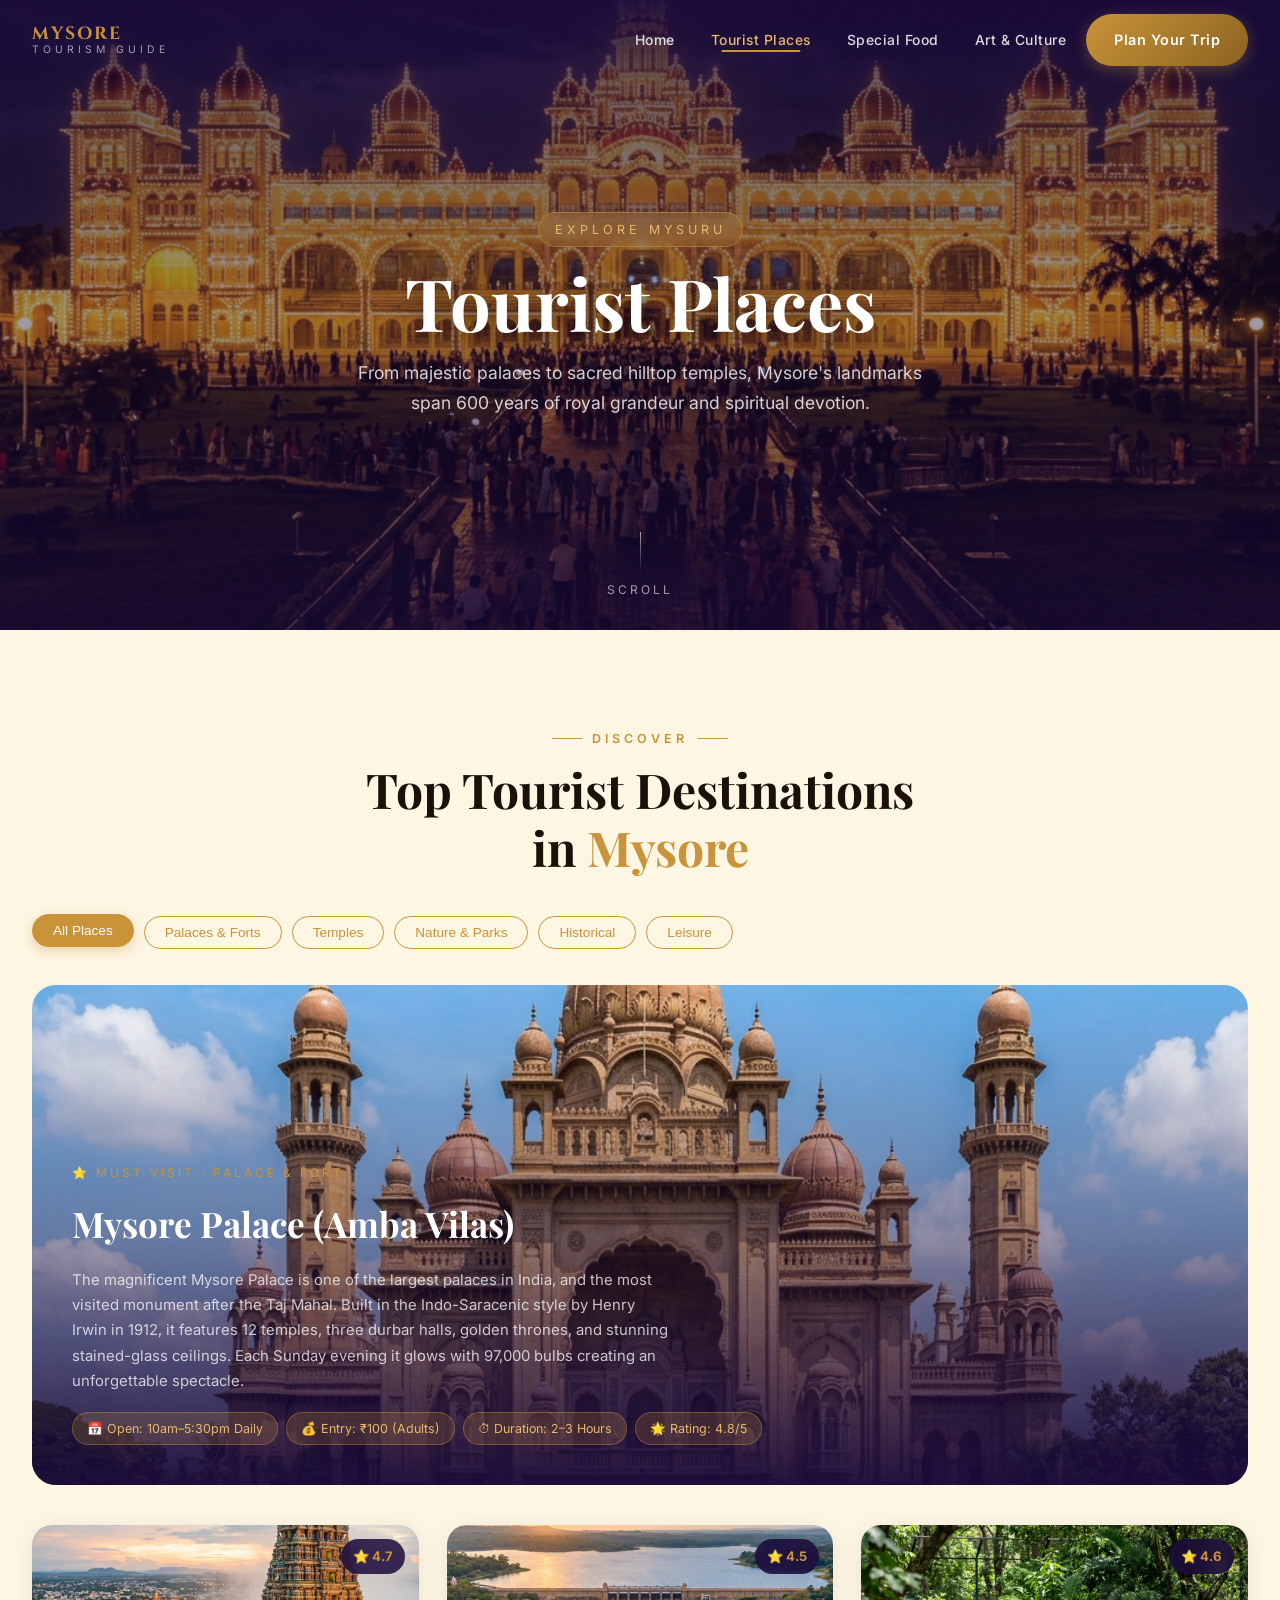
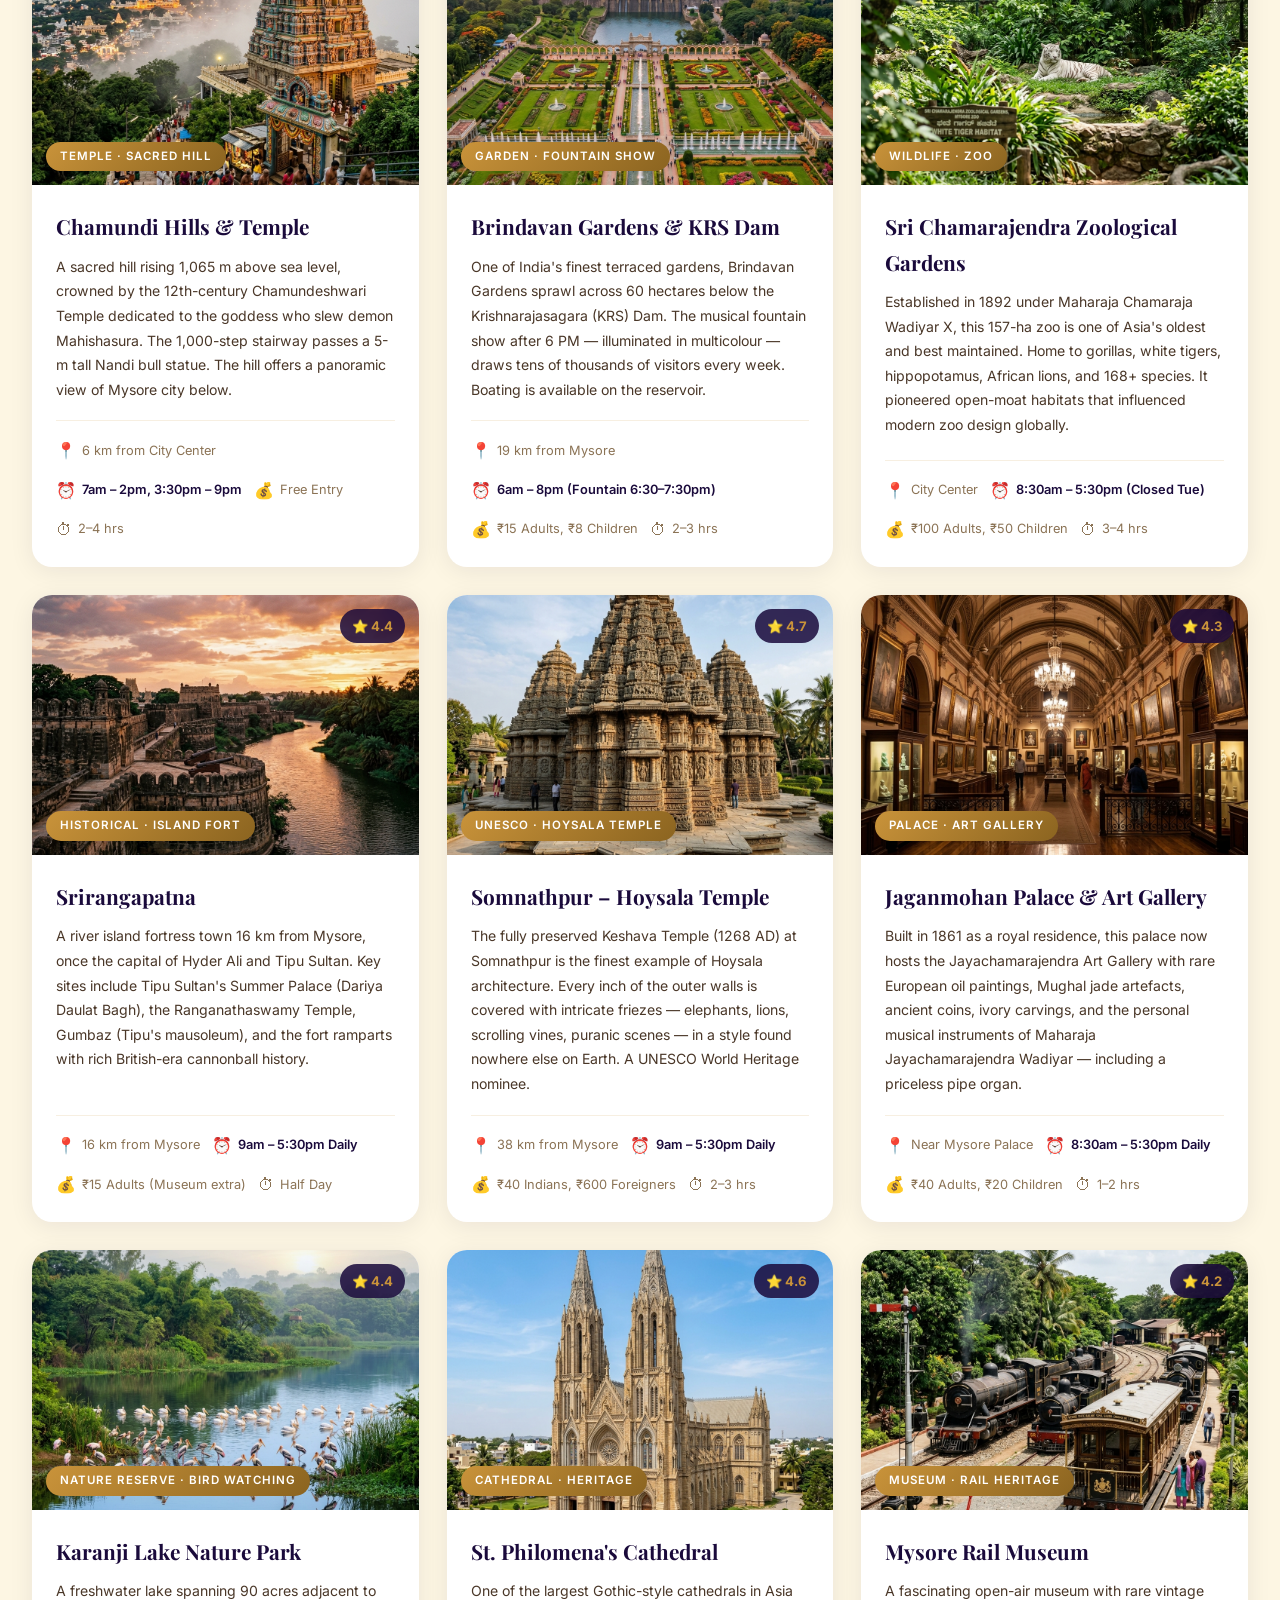
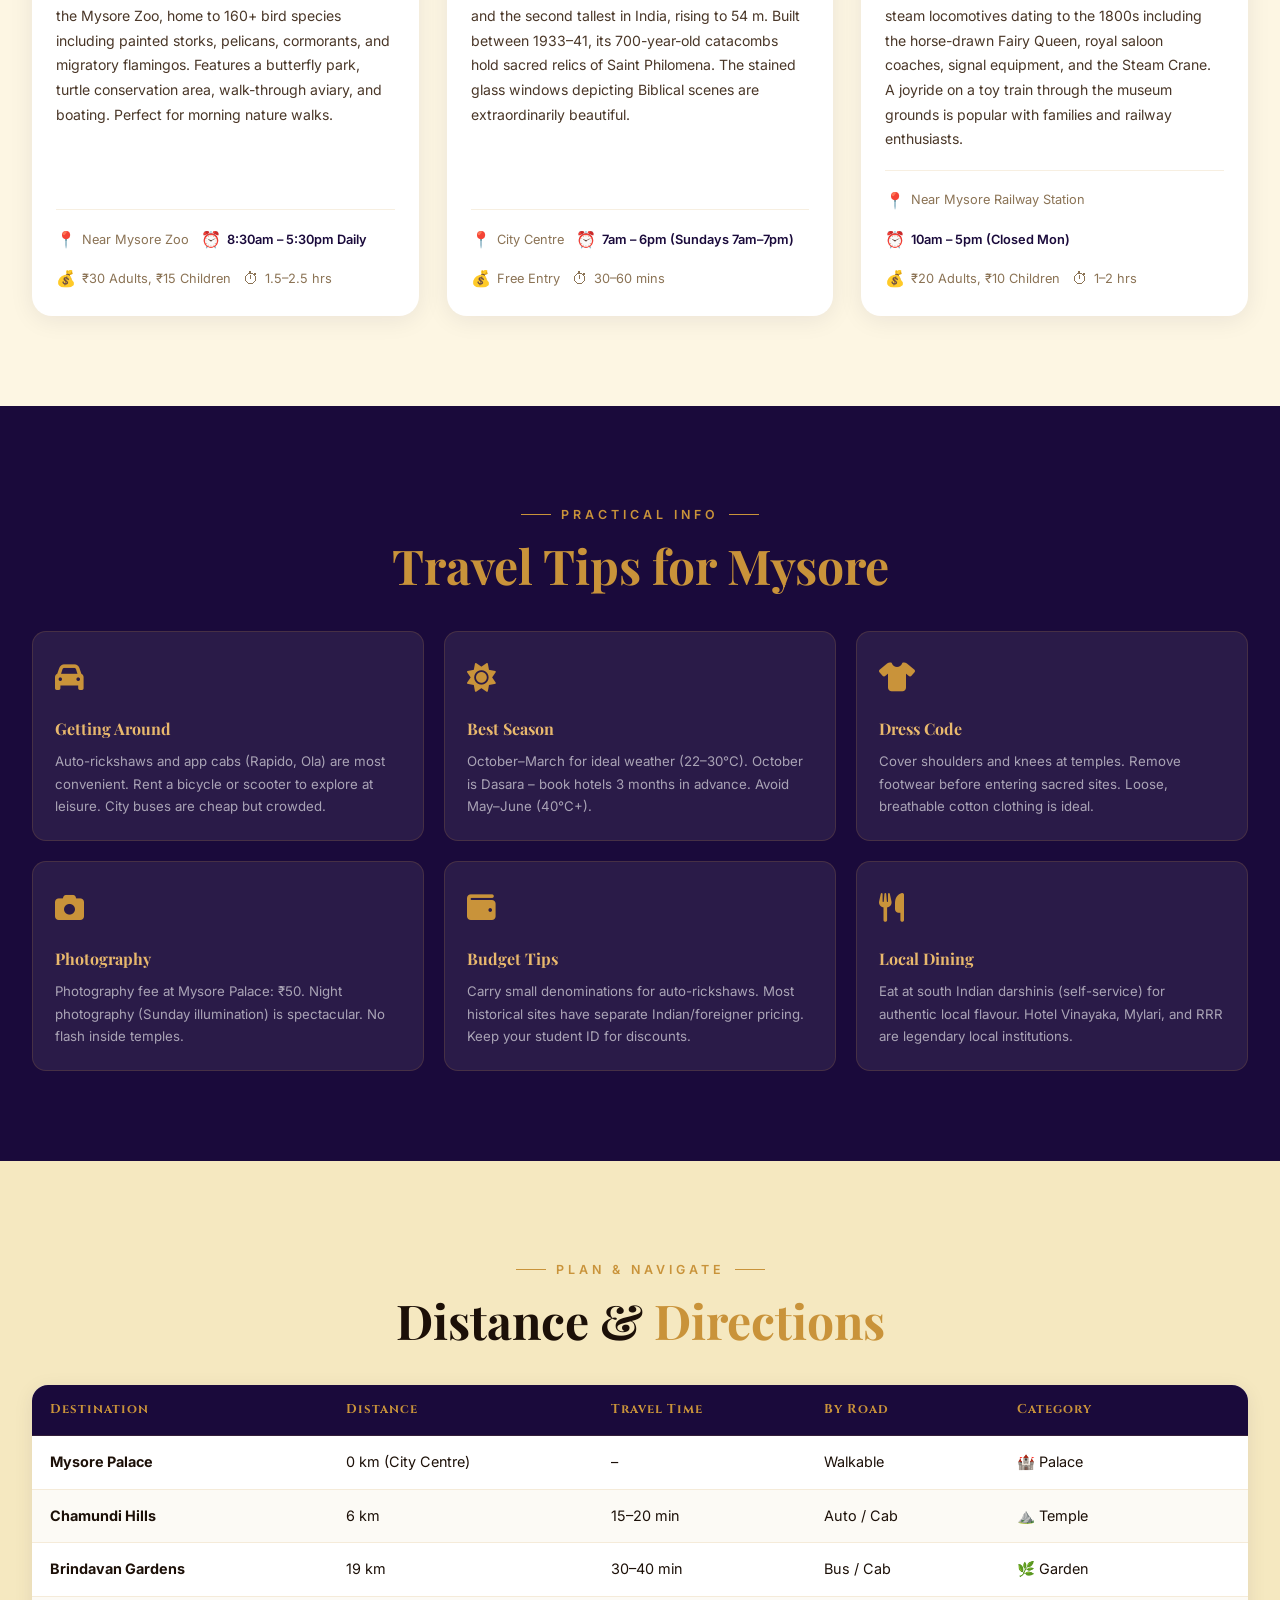
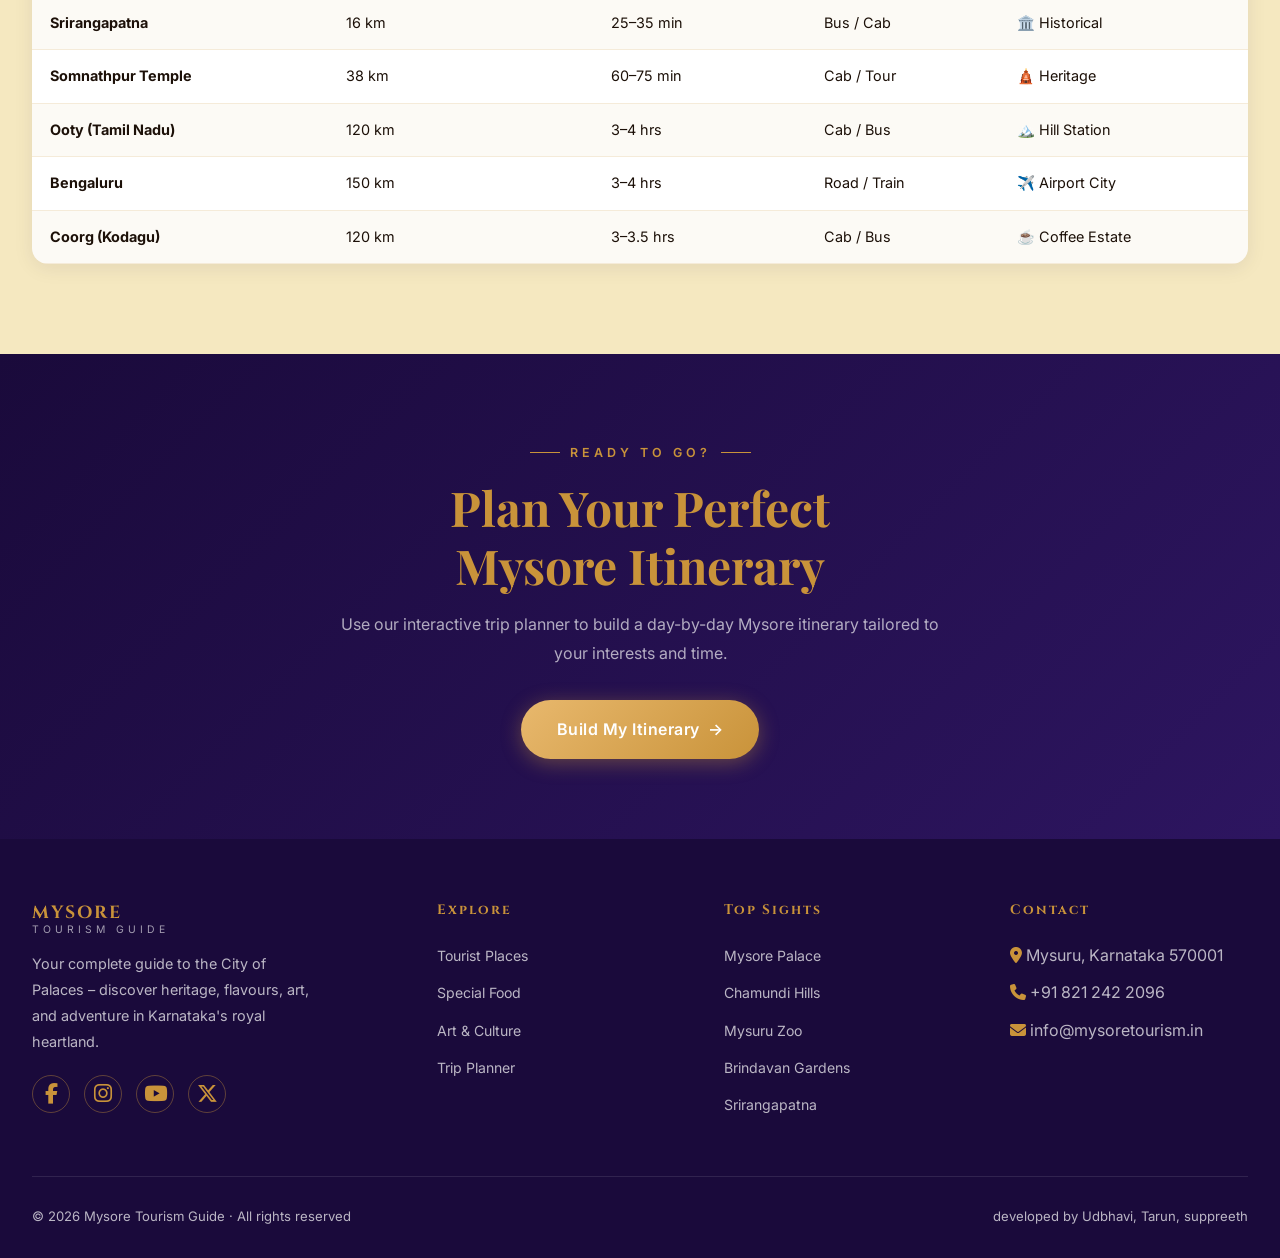
<file: tourist-places.html>
<!DOCTYPE html>
<html lang="en">

<head>
  <meta charset="UTF-8" />
  <meta name="viewport" content="width=device-width, initial-scale=1.0" />
  <title>Tourist Places in Mysore | Heritage Sites, Palaces & Gardens</title>
  <meta name="description"
    content="Explore top tourist places in Mysore – Mysore Palace, Chamundi Hills, Brindavan Gardens, Srirangapatna, Somnathpur Temple, Mysuru Zoo and more." />
  <link rel="stylesheet" href="styles.css" />
  <style>
    /* TOURIST PLACES PAGE */
    .place-card {
      background: var(--white);
      border-radius: 20px;
      overflow: hidden;
      box-shadow: 0 4px 24px rgba(26, 10, 59, 0.08);
      transition: var(--transition);
      display: flex;
      flex-direction: column;
    }

    .place-card:hover {
      transform: translateY(-10px);
      box-shadow: 0 24px 60px rgba(26, 10, 59, 0.18);
    }

    .place-img-wrap {
      position: relative;
      overflow: hidden;
      height: 260px;
    }

    .place-img-wrap img {
      width: 100%;
      height: 100%;
      object-fit: cover;
      transition: transform 0.6s ease;
    }

    .place-card:hover .place-img-wrap img {
      transform: scale(1.08);
    }

    .place-rating {
      position: absolute;
      top: 14px;
      right: 14px;
      background: rgba(26, 10, 59, 0.85);
      backdrop-filter: blur(8px);
      color: var(--gold);
      padding: 6px 12px;
      border-radius: 20px;
      font-size: 0.82rem;
      font-weight: 700;
      display: flex;
      align-items: center;
      gap: 4px;
    }

    .place-type {
      position: absolute;
      bottom: 14px;
      left: 14px;
      background: linear-gradient(135deg, var(--gold), var(--gold-dark));
      color: var(--white);
      padding: 5px 14px;
      border-radius: 20px;
      font-size: 0.72rem;
      font-weight: 600;
      letter-spacing: 1px;
      text-transform: uppercase;
    }

    .place-body {
      padding: 24px;
      flex: 1;
      display: flex;
      flex-direction: column;
    }

    .place-name {
      font-family: 'Playfair Display', serif;
      font-size: 1.3rem;
      font-weight: 700;
      color: var(--royal);
      margin-bottom: 10px;
    }

    .place-desc {
      font-size: 0.88rem;
      color: var(--text-mid);
      line-height: 1.75;
      flex: 1;
    }

    .place-meta-row {
      display: flex;
      flex-wrap: wrap;
      gap: 12px;
      margin-top: 18px;
      padding-top: 16px;
      border-top: 1px solid rgba(201, 147, 58, 0.15);
    }

    .place-meta-item {
      display: flex;
      align-items: center;
      gap: 6px;
      font-size: 0.8rem;
      color: var(--text-light);
    }

    .place-meta-item .icon {
      font-size: 1rem;
    }

    .place-meta-item strong {
      color: var(--royal);
      font-weight: 600;
    }

    /* FEATURED PLACE */
    .featured-place {
      border-radius: 24px;
      overflow: hidden;
      position: relative;
      height: 500px;
      cursor: pointer;
    }

    .featured-place img {
      width: 100%;
      height: 100%;
      object-fit: cover;
      transition: transform 0.8s ease;
    }

    .featured-place:hover img {
      transform: scale(1.04);
    }

    .featured-place-overlay {
      position: absolute;
      inset: 0;
      background: linear-gradient(to top,
          rgba(26, 10, 59, 0.95) 0%,
          rgba(26, 10, 59, 0.4) 50%,
          transparent 100%);
    }

    .featured-info {
      position: absolute;
      bottom: 0;
      left: 0;
      right: 0;
      padding: 40px;
      color: var(--white);
    }

    .featured-info .cat {
      font-size: 0.75rem;
      letter-spacing: 3px;
      color: var(--gold);
      text-transform: uppercase;
      margin-bottom: 10px;
    }

    .featured-info h2 {
      font-family: 'Playfair Display', serif;
      font-size: 2.2rem;
      margin-bottom: 14px;
    }

    .featured-info p {
      font-size: 0.93rem;
      color: rgba(255, 255, 255, 0.75);
      line-height: 1.7;
      max-width: 600px;
    }

    .featured-tags {
      display: flex;
      gap: 8px;
      flex-wrap: wrap;
      margin-top: 18px;
    }

    .ftag {
      background: rgba(201, 147, 58, 0.2);
      border: 1px solid rgba(201, 147, 58, 0.4);
      color: var(--gold-light);
      padding: 5px 14px;
      border-radius: 20px;
      font-size: 0.78rem;
    }

    /* MAP SECTION */
    .map-embed {
      width: 100%;
      height: 450px;
      border-radius: 20px;
      overflow: hidden;
      box-shadow: var(--shadow-royal);
    }

    .map-embed iframe {
      width: 100%;
      height: 100%;
      border: none;
    }

    /* DISTANCE TABLE */
    .distance-box {
      background: var(--white);
      border-radius: 16px;
      overflow: hidden;
      box-shadow: 0 4px 20px rgba(26, 10, 59, 0.08);
    }

    /* TIPS GRID */
    .tips-grid {
      display: grid;
      grid-template-columns: repeat(3, 1fr);
      gap: 20px;
      margin-top: 32px;
    }

    .tip-card {
      background: rgba(255, 255, 255, 0.07);
      border: 1px solid rgba(201, 147, 58, 0.18);
      border-radius: 14px;
      padding: 22px;
      color: var(--white);
    }

    .tip-card .tip-icon {
      font-size: 1.8rem;
      margin-bottom: 12px;
    }

    .tip-card h4 {
      font-family: 'Playfair Display', serif;
      font-size: 1rem;
      color: var(--gold-light);
      margin-bottom: 8px;
    }

    .tip-card p {
      font-size: 0.83rem;
      color: rgba(255, 255, 255, 0.6);
      line-height: 1.7;
    }

    @media (max-width:768px) {
      .tips-grid {
        grid-template-columns: 1fr;
      }

      .featured-place {
        height: 340px;
      }

      .featured-info {
        padding: 24px;
      }

      .featured-info h2 {
        font-size: 1.5rem;
      }
    }
  </style>
</head>

<body>

  <!-- NAVBAR -->
  <nav class="navbar transparent" role="navigation" aria-label="Main navigation">
    <div class="nav-container">
      <a href="index.html" class="nav-logo" aria-label="Mysore Tourism Home">
        <div class="logo-emblem" aria-hidden="true">🏰</div>
        <div class="logo-text">
          <span class="logo-title">MYSORE</span>
          <span class="logo-sub">Tourism Guide</span>
        </div>
      </a>
      <ul class="nav-links" role="list">
        <li><a href="index.html" class="nav-link">Home</a></li>
        <li><a href="tourist-places.html" class="nav-link active">Tourist Places</a></li>
        <li><a href="food.html" class="nav-link">Special Food</a></li>
        <li><a href="art-culture.html" class="nav-link">Art & Culture</a></li>
        <li><a href="trip-plan.html" class="nav-cta btn">Plan Your Trip</a></li>
      </ul>
      <button class="hamburger" id="hamburger" aria-label="Toggle navigation" aria-expanded="false">
        <span></span><span></span><span></span>
      </button>
    </div>
  </nav>
  <div class="mobile-menu" id="mobileMenu">
    <a href="index.html" class="nav-link"><i class="fas fa-home ic"></i> Home</a>
    <a href="tourist-places.html" class="nav-link"><i class="fas fa-landmark ic"></i> Tourist Places</a>
    <a href="food.html" class="nav-link"><i class="fas fa-utensils ic"></i> Special Food</a>
    <a href="art-culture.html" class="nav-link"><i class="fas fa-paint-brush ic"></i> Art & Culture</a>
    <a href="trip-plan.html" class="nav-link nav-cta" style="margin-top:8px;"><i class="fas fa-map ic"></i> Plan Your
      Trip</a>
  </div>

  <!-- HERO -->
  <section class="page-hero" id="page-hero" aria-label="Tourist Places header">
    <div class="page-hero-bg" style="background-image:url('images/mysore_palace_night.png');" role="img"
      aria-label="Mysore Palace illuminated at night with 97,000 golden bulbs"></div>
    <div class="page-hero-overlay"></div>
    <div class="page-hero-content">
      <div class="page-hero-tag" aria-hidden="true">Explore Mysuru</div>
      <h1>Tourist Places</h1>
      <p>From majestic palaces to sacred hilltop temples, Mysore's landmarks span 600 years of royal grandeur and
        spiritual devotion.</p>
    </div>
    <div class="hero-scroll-hint" aria-hidden="true">
      <div class="scroll-line"></div>
      <span>Scroll</span>
    </div>
  </section>

  <!-- FILTER SECTION -->
  <section class="section section-cream" id="places" aria-label="Tourist places list">
    <div class="container">
      <div class="text-center fade-in" style="margin-bottom:40px;">
        <div class="section-label" aria-hidden="true">Discover</div>
        <h2 class="section-title">Top Tourist Destinations<br />in <span class="text-gold">Mysore</span></h2>
      </div>

      <!-- FILTERS -->
      <div class="filter-pills fade-in" role="group" aria-label="Filter tourist places by category">
        <button class="pill active" data-filter="all" aria-pressed="true">All Places</button>
        <button class="pill" data-filter="palace" aria-pressed="false">Palaces & Forts</button>
        <button class="pill" data-filter="temple" aria-pressed="false">Temples</button>
        <button class="pill" data-filter="nature" aria-pressed="false">Nature & Parks</button>
        <button class="pill" data-filter="historical" aria-pressed="false">Historical</button>
        <button class="pill" data-filter="leisure" aria-pressed="false">Leisure</button>
      </div>

      <!-- FEATURED PLACE -->
      <div class="featured-place fade-in" id="palace" role="article" aria-label="Mysore Palace - featured attraction"
        style="margin-bottom:40px;" data-category="palace">
        <img src="images/mysore_palace_facade.png" alt="Mysore Palace Amba Vilas – magnificent Indo-Saracenic facade"
          loading="eager" />
        <div class="featured-place-overlay"></div>
        <div class="featured-info">
          <div class="cat">⭐ Must Visit · Palace & Fort</div>
          <h2>Mysore Palace (Amba Vilas)</h2>
          <p>The magnificent Mysore Palace is one of the largest palaces in India, and the most visited monument after
            the Taj Mahal. Built in the Indo-Saracenic style by Henry Irwin in 1912, it features 12 temples, three
            durbar halls, golden thrones, and stunning stained-glass ceilings. Each Sunday evening it glows with 97,000
            bulbs creating an unforgettable spectacle.</p>
          <div class="featured-tags" aria-label="Place highlights">
            <span class="ftag">📅 Open: 10am–5:30pm Daily</span>
            <span class="ftag">💰 Entry: ₹100 (Adults)</span>
            <span class="ftag">⏱ Duration: 2–3 Hours</span>
            <span class="ftag">🌟 Rating: 4.8/5</span>
          </div>
        </div>
      </div>

      <!-- PLACES GRID -->
      <div class="grid-3 fade-in" id="placesGrid">

        <!-- Chamundi Hills -->
        <article class="place-card" id="chamundi" data-category="temple">
          <div class="place-img-wrap">
            <img src="images/chamundi_hills_temple.png" alt="Chamundeshwari Temple gopuram atop Chamundi Hills, Mysore"
              loading="lazy" />
            <div class="place-rating" aria-label="Rating 4.7 out of 5">⭐ 4.7</div>
            <div class="place-type">Temple · Sacred Hill</div>
          </div>
          <div class="place-body">
            <h3 class="place-name">Chamundi Hills & Temple</h3>
            <p class="place-desc">A sacred hill rising 1,065 m above sea level, crowned by the 12th-century
              Chamundeshwari Temple dedicated to the goddess who slew demon Mahishasura. The 1,000-step stairway passes
              a 5-m tall Nandi bull statue. The hill offers a panoramic view of Mysore city below.</p>
            <div class="place-meta-row" aria-label="Place details">
              <div class="place-meta-item"><span class="icon">📍</span><span>6 km from City Center</span></div>
              <div class="place-meta-item"><span class="icon">⏰</span><span><strong>7am – 2pm, 3:30pm –
                    9pm</strong></span></div>
              <div class="place-meta-item"><span class="icon">💰</span><span>Free Entry</span></div>
              <div class="place-meta-item"><span class="icon">⏱</span><span>2–4 hrs</span></div>
            </div>
          </div>
        </article>

        <!-- Brindavan Gardens -->
        <article class="place-card" id="brindavan" data-category="nature">
          <div class="place-img-wrap">
            <img src="images/brindavan_gardens.png"
              alt="Brindavan Gardens terraced lawns and musical fountains at KRS Dam Mysore" loading="lazy" />
            <div class="place-rating" aria-label="Rating 4.5 out of 5">⭐ 4.5</div>
            <div class="place-type">Garden · Fountain Show</div>
          </div>
          <div class="place-body">
            <h3 class="place-name">Brindavan Gardens & KRS Dam</h3>
            <p class="place-desc">One of India's finest terraced gardens, Brindavan Gardens sprawl across 60 hectares
              below the Krishnarajasagara (KRS) Dam. The musical fountain show after 6 PM — illuminated in multicolour —
              draws tens of thousands of visitors every week. Boating is available on the reservoir.</p>
            <div class="place-meta-row">
              <div class="place-meta-item"><span class="icon">📍</span><span>19 km from Mysore</span></div>
              <div class="place-meta-item"><span class="icon">⏰</span><span><strong>6am – 8pm (Fountain
                    6:30–7:30pm)</strong></span></div>
              <div class="place-meta-item"><span class="icon">💰</span><span>₹15 Adults, ₹8 Children</span></div>
              <div class="place-meta-item"><span class="icon">⏱</span><span>2–3 hrs</span></div>
            </div>
          </div>
        </article>

        <!-- Mysore Zoo -->
        <article class="place-card" id="zoo" data-category="leisure">
          <div class="place-img-wrap">
            <img src="images/mysore_zoo.png"
              alt="Sri Chamarajendra Zoological Gardens – Mysore Zoo – white tiger habitat" loading="lazy" />
            <div class="place-rating" aria-label="Rating 4.6 out of 5">⭐ 4.6</div>
            <div class="place-type">Wildlife · Zoo</div>
          </div>
          <div class="place-body">
            <h3 class="place-name">Sri Chamarajendra Zoological Gardens</h3>
            <p class="place-desc">Established in 1892 under Maharaja Chamaraja Wadiyar X, this 157-ha zoo is one of
              Asia's oldest and best maintained. Home to gorillas, white tigers, hippopotamus, African lions, and 168+
              species. It pioneered open-moat habitats that influenced modern zoo design globally.</p>
            <div class="place-meta-row">
              <div class="place-meta-item"><span class="icon">📍</span><span>City Center</span></div>
              <div class="place-meta-item"><span class="icon">⏰</span><span><strong>8:30am – 5:30pm (Closed
                    Tue)</strong></span></div>
              <div class="place-meta-item"><span class="icon">💰</span><span>₹100 Adults, ₹50 Children</span></div>
              <div class="place-meta-item"><span class="icon">⏱</span><span>3–4 hrs</span></div>
            </div>
          </div>
        </article>

        <!-- Srirangapatna -->
        <article class="place-card" id="srirangapatna" data-category="historical">
          <div class="place-img-wrap">
            <img src="images/srirangapatna_fort.png"
              alt="Srirangapatna island fortress – Tipu Sultan's capital on the Kaveri river" loading="lazy" />
            <div class="place-rating" aria-label="Rating 4.4 out of 5">⭐ 4.4</div>
            <div class="place-type">Historical · Island Fort</div>
          </div>
          <div class="place-body">
            <h3 class="place-name">Srirangapatna</h3>
            <p class="place-desc">A river island fortress town 16 km from Mysore, once the capital of Hyder Ali and Tipu
              Sultan. Key sites include Tipu Sultan's Summer Palace (Dariya Daulat Bagh), the Ranganathaswamy Temple,
              Gumbaz (Tipu's mausoleum), and the fort ramparts with rich British-era cannonball history.</p>
            <div class="place-meta-row">
              <div class="place-meta-item"><span class="icon">📍</span><span>16 km from Mysore</span></div>
              <div class="place-meta-item"><span class="icon">⏰</span><span><strong>9am – 5:30pm Daily</strong></span>
              </div>
              <div class="place-meta-item"><span class="icon">💰</span><span>₹15 Adults (Museum extra)</span></div>
              <div class="place-meta-item"><span class="icon">⏱</span><span>Half Day</span></div>
            </div>
          </div>
        </article>

        <!-- Somnathpur Temple -->
        <article class="place-card" id="somnathpur" data-category="temple">
          <div class="place-img-wrap">
            <img src="images/somnathpur_temple.png"
              alt="Somnathpur Keshava Hoysala Temple intricate stone carvings – UNESCO Heritage" loading="lazy" />
            <div class="place-rating" aria-label="Rating 4.7 out of 5">⭐ 4.7</div>
            <div class="place-type">UNESCO · Hoysala Temple</div>
          </div>
          <div class="place-body">
            <h3 class="place-name">Somnathpur – Hoysala Temple</h3>
            <p class="place-desc">The fully preserved Keshava Temple (1268 AD) at Somnathpur is the finest example of
              Hoysala architecture. Every inch of the outer walls is covered with intricate friezes — elephants, lions,
              scrolling vines, puranic scenes — in a style found nowhere else on Earth. A UNESCO World Heritage nominee.
            </p>
            <div class="place-meta-row">
              <div class="place-meta-item"><span class="icon">📍</span><span>38 km from Mysore</span></div>
              <div class="place-meta-item"><span class="icon">⏰</span><span><strong>9am – 5:30pm Daily</strong></span>
              </div>
              <div class="place-meta-item"><span class="icon">💰</span><span>₹40 Indians, ₹600 Foreigners</span></div>
              <div class="place-meta-item"><span class="icon">⏱</span><span>2–3 hrs</span></div>
            </div>
          </div>
        </article>

        <!-- Jaganmohan Palace Art Gallery -->
        <article class="place-card" data-category="palace">
          <div class="place-img-wrap">
            <img src="images/jaganmohan_palace.png" alt="Jaganmohan Palace Art Gallery – royal museum Mysore"
              loading="lazy" />
            <div class="place-rating" aria-label="Rating 4.3 out of 5">⭐ 4.3</div>
            <div class="place-type">Palace · Art Gallery</div>
          </div>
          <div class="place-body">
            <h3 class="place-name">Jaganmohan Palace & Art Gallery</h3>
            <p class="place-desc">Built in 1861 as a royal residence, this palace now hosts the Jayachamarajendra Art
              Gallery with rare European oil paintings, Mughal jade artefacts, ancient coins, ivory carvings, and the
              personal musical instruments of Maharaja Jayachamarajendra Wadiyar — including a priceless pipe organ.</p>
            <div class="place-meta-row">
              <div class="place-meta-item"><span class="icon">📍</span><span>Near Mysore Palace</span></div>
              <div class="place-meta-item"><span class="icon">⏰</span><span><strong>8:30am – 5:30pm
                    Daily</strong></span></div>
              <div class="place-meta-item"><span class="icon">💰</span><span>₹40 Adults, ₹20 Children</span></div>
              <div class="place-meta-item"><span class="icon">⏱</span><span>1–2 hrs</span></div>
            </div>
          </div>
        </article>

        <!-- Karanji Lake -->
        <article class="place-card" data-category="nature">
          <div class="place-img-wrap">
            <img src="images/karanji_lake.png" alt="Karanji Lake Nature Park – painted storks and pelicans in Mysore"
              loading="lazy" />
            <div class="place-rating" aria-label="Rating 4.4 out of 5">⭐ 4.4</div>
            <div class="place-type">Nature Reserve · Bird Watching</div>
          </div>
          <div class="place-body">
            <h3 class="place-name">Karanji Lake Nature Park</h3>
            <p class="place-desc">A freshwater lake spanning 90 acres adjacent to the Mysore Zoo, home to 160+ bird
              species including painted storks, pelicans, cormorants, and migratory flamingos. Features a butterfly
              park, turtle conservation area, walk-through aviary, and boating. Perfect for morning nature walks.</p>
            <div class="place-meta-row">
              <div class="place-meta-item"><span class="icon">📍</span><span>Near Mysore Zoo</span></div>
              <div class="place-meta-item"><span class="icon">⏰</span><span><strong>8:30am – 5:30pm
                    Daily</strong></span></div>
              <div class="place-meta-item"><span class="icon">💰</span><span>₹30 Adults, ₹15 Children</span></div>
              <div class="place-meta-item"><span class="icon">⏱</span><span>1.5–2.5 hrs</span></div>
            </div>
          </div>
        </article>

        <!-- St. Philomena's Cathedral -->
        <article class="place-card" data-category="historical">
          <div class="place-img-wrap">
            <img src="images/st_philomenas.png" alt="St. Philomena's Cathedral – Neo-Gothic twin spires in Mysore"
              loading="lazy" />
            <div class="place-rating" aria-label="Rating 4.6 out of 5">⭐ 4.6</div>
            <div class="place-type">Cathedral · Heritage</div>
          </div>
          <div class="place-body">
            <h3 class="place-name">St. Philomena's Cathedral</h3>
            <p class="place-desc">One of the largest Gothic-style cathedrals in Asia and the second tallest in India,
              rising to 54 m. Built between 1933–41, its 700-year-old catacombs hold sacred relics of Saint Philomena.
              The stained glass windows depicting Biblical scenes are extraordinarily beautiful.</p>
            <div class="place-meta-row">
              <div class="place-meta-item"><span class="icon">📍</span><span>City Centre</span></div>
              <div class="place-meta-item"><span class="icon">⏰</span><span><strong>7am – 6pm (Sundays
                    7am–7pm)</strong></span></div>
              <div class="place-meta-item"><span class="icon">💰</span><span>Free Entry</span></div>
              <div class="place-meta-item"><span class="icon">⏱</span><span>30–60 mins</span></div>
            </div>
          </div>
        </article>

        <!-- Rail Museum -->
        <article class="place-card" data-category="leisure">
          <div class="place-img-wrap">
            <img src="images/mysore_rail_museum.png" alt="Vintage steam locomotives at Mysore Rail Museum heritage park"
              loading="lazy" />
            <div class="place-rating" aria-label="Rating 4.2 out of 5">⭐ 4.2</div>
            <div class="place-type">Museum · Rail Heritage</div>
          </div>
          <div class="place-body">
            <h3 class="place-name">Mysore Rail Museum</h3>
            <p class="place-desc">A fascinating open-air museum with rare vintage steam locomotives dating to the 1800s
              including the horse-drawn Fairy Queen, royal saloon coaches, signal equipment, and the Steam Crane. A
              joyride on a toy train through the museum grounds is popular with families and railway enthusiasts.</p>
            <div class="place-meta-row">
              <div class="place-meta-item"><span class="icon">📍</span><span>Near Mysore Railway Station</span></div>
              <div class="place-meta-item"><span class="icon">⏰</span><span><strong>10am – 5pm (Closed
                    Mon)</strong></span></div>
              <div class="place-meta-item"><span class="icon">💰</span><span>₹20 Adults, ₹10 Children</span></div>
              <div class="place-meta-item"><span class="icon">⏱</span><span>1–2 hrs</span></div>
            </div>
          </div>
        </article>
      </div>
    </div>
  </section>

  <!-- TRAVEL TIPS -->
  <section class="section section-dark" id="tips" aria-label="Travel tips for visiting Mysore">
    <div class="container">
      <div class="text-center fade-in" style="margin-bottom:36px;">
        <div class="section-label" aria-hidden="true">Practical Info</div>
        <h2 class="section-title text-gold">Travel Tips for Mysore</h2>
      </div>

      <div class="tips-grid fade-in">
        <div class="tip-card" role="article">
          <div class="tip-icon"><i class="fas fa-car ic" style="font-size:1.8rem;"></i></div>
          <h4>Getting Around</h4>
          <p>Auto-rickshaws and app cabs (Rapido, Ola) are most convenient. Rent a bicycle or scooter to explore at
            leisure. City buses are cheap but crowded.</p>
        </div>
        <div class="tip-card" role="article">
          <div class="tip-icon"><i class="fas fa-sun ic" style="font-size:1.8rem;"></i></div>
          <h4>Best Season</h4>
          <p>October–March for ideal weather (22–30°C). October is Dasara – book hotels 3 months in advance. Avoid
            May–June (40°C+).</p>
        </div>
        <div class="tip-card" role="article">
          <div class="tip-icon"><i class="fas fa-tshirt ic" style="font-size:1.8rem;"></i></div>
          <h4>Dress Code</h4>
          <p>Cover shoulders and knees at temples. Remove footwear before entering sacred sites. Loose, breathable
            cotton clothing is ideal.</p>
        </div>
        <div class="tip-card" role="article">
          <div class="tip-icon"><i class="fas fa-camera ic" style="font-size:1.8rem;"></i></div>
          <h4>Photography</h4>
          <p>Photography fee at Mysore Palace: ₹50. Night photography (Sunday illumination) is spectacular. No flash
            inside temples.</p>
        </div>
        <div class="tip-card" role="article">
          <div class="tip-icon"><i class="fas fa-wallet ic" style="font-size:1.8rem;"></i></div>
          <h4>Budget Tips</h4>
          <p>Carry small denominations for auto-rickshaws. Most historical sites have separate Indian/foreigner pricing.
            Keep your student ID for discounts.</p>
        </div>
        <div class="tip-card" role="article">
          <div class="tip-icon"><i class="fas fa-utensils ic" style="font-size:1.8rem;"></i></div>
          <h4>Local Dining</h4>
          <p>Eat at south Indian darshinis (self-service) for authentic local flavour. Hotel Vinayaka, Mylari, and RRR
            are legendary local institutions.</p>
        </div>
      </div>
    </div>
  </section>

  <!-- DISTANCE TABLE -->
  <section class="section section-cream-dark" id="distances" aria-label="Distances from Mysore">
    <div class="container">
      <div class="text-center fade-in" style="margin-bottom:36px;">
        <div class="section-label" aria-hidden="true">Plan & Navigate</div>
        <h2 class="section-title">Distance & <span class="text-gold">Directions</span></h2>
      </div>
      <div class="distance-box fade-in" style="overflow-x:auto;">
        <table class="info-table" role="table" aria-label="Distances from Mysore city center">
          <thead>
            <tr>
              <th scope="col">Destination</th>
              <th scope="col">Distance</th>
              <th scope="col">Travel Time</th>
              <th scope="col">By Road</th>
              <th scope="col">Category</th>
            </tr>
          </thead>
          <tbody>
            <tr>
              <td><strong>Mysore Palace</strong></td>
              <td>0 km (City Centre)</td>
              <td>–</td>
              <td>Walkable</td>
              <td>🏰 Palace</td>
            </tr>
            <tr>
              <td><strong>Chamundi Hills</strong></td>
              <td>6 km</td>
              <td>15–20 min</td>
              <td>Auto / Cab</td>
              <td>⛰️ Temple</td>
            </tr>
            <tr>
              <td><strong>Brindavan Gardens</strong></td>
              <td>19 km</td>
              <td>30–40 min</td>
              <td>Bus / Cab</td>
              <td>🌿 Garden</td>
            </tr>
            <tr>
              <td><strong>Srirangapatna</strong></td>
              <td>16 km</td>
              <td>25–35 min</td>
              <td>Bus / Cab</td>
              <td>🏛️ Historical</td>
            </tr>
            <tr>
              <td><strong>Somnathpur Temple</strong></td>
              <td>38 km</td>
              <td>60–75 min</td>
              <td>Cab / Tour</td>
              <td>🛕 Heritage</td>
            </tr>
            <tr>
              <td><strong>Ooty (Tamil Nadu)</strong></td>
              <td>120 km</td>
              <td>3–4 hrs</td>
              <td>Cab / Bus</td>
              <td>🏔️ Hill Station</td>
            </tr>
            <tr>
              <td><strong>Bengaluru</strong></td>
              <td>150 km</td>
              <td>3–4 hrs</td>
              <td>Road / Train</td>
              <td>✈️ Airport City</td>
            </tr>
            <tr>
              <td><strong>Coorg (Kodagu)</strong></td>
              <td>120 km</td>
              <td>3–3.5 hrs</td>
              <td>Cab / Bus</td>
              <td>☕ Coffee Estate</td>
            </tr>
          </tbody>
        </table>
      </div>
    </div>
  </section>

  <!-- CTA -->
  <section
    style="background:linear-gradient(135deg,var(--royal) 0%,var(--royal-mid) 100%);padding:80px 2rem;text-align:center;"
    aria-label="Plan your trip call to action">
    <div style="max-width:600px;margin:0 auto;">
      <div class="section-label text-center" style="justify-content:center;margin-bottom:16px;" aria-hidden="true">Ready
        to Go?</div>
      <h2 class="section-title text-gold" style="text-align:center;">Plan Your Perfect<br />Mysore Itinerary</h2>
      <p style="color:rgba(255,255,255,0.65);margin-top:16px;margin-bottom:32px;font-size:1rem;line-height:1.8;">Use our
        interactive trip planner to build a day-by-day Mysore itinerary tailored to your interests and time.</p>
      <a href="trip-plan.html" class="btn btn-gold" id="trip-cta-btn" style="font-size:1rem;padding:16px 36px;">
        <span>Build My Itinerary</span>
        <span>→</span>
      </a>
    </div>
  </section>

  <!-- FOOTER -->
  <footer class="footer" role="contentinfo">
    <div class="footer-grid">
      <div class="footer-brand">
        <a href="index.html" class="nav-logo" style="display:inline-flex;">
          <div class="logo-emblem"><i class="fas fa-chess-rook"></i></div>
          <div class="logo-text">
            <span class="logo-title">MYSORE</span>
            <span class="logo-sub">Tourism Guide</span>
          </div>
        </a>
        <p>Your complete guide to the City of Palaces – discover heritage, flavours, art, and adventure in Karnataka's
          royal heartland.</p>
        <div class="footer-social" role="list">
          <div class="social-btn" role="listitem" title="Facebook"><i class="fab fa-facebook-f ic"></i></div>
          <div class="social-btn" role="listitem" title="Instagram"><i class="fab fa-instagram ic"></i></div>
          <div class="social-btn" role="listitem" title="YouTube"><i class="fab fa-youtube ic"></i></div>
          <div class="social-btn" role="listitem" title="Twitter"><i class="fab fa-x-twitter ic"></i></div>
        </div>
      </div>
      <div class="footer-col">
        <h4>Explore</h4>
        <ul>
          <li><a href="tourist-places.html">Tourist Places</a></li>
          <li><a href="food.html">Special Food</a></li>
          <li><a href="art-culture.html">Art & Culture</a></li>
          <li><a href="trip-plan.html">Trip Planner</a></li>
        </ul>
      </div>
      <div class="footer-col">
        <h4>Top Sights</h4>
        <ul>
          <li><a href="#palace">Mysore Palace</a></li>
          <li><a href="#chamundi">Chamundi Hills</a></li>
          <li><a href="#zoo">Mysuru Zoo</a></li>
          <li><a href="#brindavan">Brindavan Gardens</a></li>
          <li><a href="#srirangapatna">Srirangapatna</a></li>
        </ul>
      </div>
      <div class="footer-col">
        <h4>Contact</h4>
        <ul>
          <li><span><i class="fas fa-map-marker-alt ic"></i> Mysuru, Karnataka 570001</span></li>
          <li><span><i class="fas fa-phone ic"></i> +91 821 242 2096</span></li>
          <li><span><i class="fas fa-envelope ic"></i> info@mysoretourism.in</span></li>
        </ul>
      </div>
    </div>
    <div class="footer-bottom">
      <span>© 2026 Mysore Tourism Guide · All rights reserved</span>
      <span>developed by Udbhavi, Tarun, suppreeth</span>
    </div>
  </footer>

  <script src="script.js"></script>
</body>

</html>
</file>
<file: styles.css>
/* ===== IMPORTS ===== */
@import url('https://fonts.googleapis.com/css2?family=Cinzel:wght@400;600;700&family=Playfair+Display:ital,wght@0,400;0,600;0,700;1,400&family=Inter:wght@300;400;500;600&display=swap');
@import url('https://cdnjs.cloudflare.com/ajax/libs/font-awesome/6.7.2/css/all.min.css');

/* ===== CSS VARIABLES ===== */
:root {
  --gold: #C9933A;
  --gold-light: #E8B86D;
  --gold-dark: #8B6420;
  --royal: #1A0A3B;
  --royal-mid: #2D1560;
  --royal-light: #4A2C7A;
  --cream: #FDF6E3;
  --cream-dark: #F5E8C0;
  --text-dark: #1C1008;
  --text-mid: #4A3728;
  --text-light: #8B7355;
  --white: #FFFFFF;
  --nav-height: 80px;
  --shadow-gold: 0 4px 30px rgba(201,147,58,0.25);
  --shadow-royal: 0 8px 40px rgba(26,10,59,0.35);
  --transition: all 0.35s cubic-bezier(0.4,0,0.2,1);
  --border-radius: 16px;
}

/* ===== RESET & BASE ===== */
*, *::before, *::after {
  margin: 0;
  padding: 0;
  box-sizing: border-box;
}

html {
  scroll-behavior: smooth;
  font-size: 16px;
}

body {
  font-family: 'Inter', sans-serif;
  background: var(--cream);
  color: var(--text-dark);
  overflow-x: hidden;
  line-height: 1.7;
}

img {
  max-width: 100%;
  display: block;
}

a {
  text-decoration: none;
  color: inherit;
}

ul {
  list-style: none;
}

/* ===== SCROLLBAR ===== */
::-webkit-scrollbar {
  width: 8px;
}
::-webkit-scrollbar-track {
  background: var(--royal);
}
::-webkit-scrollbar-thumb {
  background: var(--gold);
  border-radius: 4px;
}

/* ===== NAVBAR ===== */
.navbar {
  position: fixed;
  top: 0;
  left: 0;
  right: 0;
  height: var(--nav-height);
  z-index: 1000;
  transition: var(--transition);
  padding: 0 2rem;
}

.navbar.scrolled {
  background: rgba(26,10,59,0.97);
  backdrop-filter: blur(16px);
  box-shadow: var(--shadow-royal);
}

.navbar.transparent {
  background: linear-gradient(180deg, rgba(26,10,59,0.85) 0%, transparent 100%);
}

.nav-container {
  max-width: 1300px;
  margin: 0 auto;
  height: 100%;
  display: flex;
  align-items: center;
  justify-content: space-between;
}

.nav-logo {
  display: flex;
  align-items: center;
  gap: 12px;
}

.logo-emblem {
  display: none !important;
}

.logo-text {
  display: flex;
  flex-direction: column;
  line-height: 1.1;
  padding-left: 0;
}

.logo-title {
  font-family: 'Cinzel', serif;
  font-size: 1.1rem;
  font-weight: 700;
  color: var(--gold);
  letter-spacing: 2px;
}

.logo-sub {
  font-size: 0.65rem;
  color: rgba(255,255,255,0.6);
  letter-spacing: 4px;
  text-transform: uppercase;
}

.nav-links {
  display: flex;
  align-items: center;
  gap: 0.25rem;
}

.nav-link {
  font-size: 0.87rem;
  font-weight: 500;
  color: rgba(255,255,255,0.85);
  padding: 8px 16px;
  border-radius: 8px;
  letter-spacing: 0.5px;
  transition: var(--transition);
  position: relative;
}

.nav-link .ic { margin-right: 6px; }

.nav-link::after {
  content: '';
  position: absolute;
  bottom: 4px;
  left: 50%;
  transform: translateX(-50%);
  width: 0;
  height: 2px;
  background: var(--gold);
  border-radius: 2px;
  transition: var(--transition);
}

.nav-link:hover,
.nav-link.active {
  color: var(--gold-light);
}

.nav-link:hover::after,
.nav-link.active::after {
  width: 60%;
}

.nav-cta {
  background: linear-gradient(135deg, var(--gold), var(--gold-dark));
  color: var(--white) !important;
  padding: 10px 22px;
  border-radius: 25px;
  font-weight: 600;
  box-shadow: 0 4px 15px rgba(201,147,58,0.35);
  transition: var(--transition);
}

.nav-cta:hover {
  transform: translateY(-2px);
  box-shadow: 0 6px 20px rgba(201,147,58,0.5);
}

.nav-cta::after { display: none; }

.hamburger {
  display: none;
  flex-direction: column;
  gap: 5px;
  cursor: pointer;
  padding: 8px;
}

.hamburger span {
  display: block;
  width: 26px;
  height: 2px;
  background: var(--white);
  border-radius: 2px;
  transition: var(--transition);
}

/* ===== PAGE HERO ===== */
.page-hero {
  height: 70vh;
  min-height: 500px;
  position: relative;
  display: flex;
  align-items: center;
  justify-content: center;
  text-align: center;
  overflow: hidden;
}

.page-hero-bg {
  position: absolute;
  inset: 0;
  background-size: cover;
  background-position: center;
  background-attachment: fixed;
  transform: scale(1.05);
  transition: transform 8s ease;
}

.page-hero.loaded .page-hero-bg {
  transform: scale(1);
}

.page-hero-overlay {
  position: absolute;
  inset: 0;
  background: linear-gradient(180deg,
    rgba(26,10,59,0.7) 0%,
    rgba(26,10,59,0.4) 50%,
    rgba(26,10,59,0.75) 100%);
}

.page-hero-content {
  position: relative;
  z-index: 2;
  color: var(--white);
}

.page-hero-tag {
  display: inline-block;
  background: rgba(201,147,58,0.2);
  border: 1px solid rgba(201,147,58,0.5);
  color: var(--gold-light);
  font-size: 0.78rem;
  letter-spacing: 4px;
  text-transform: uppercase;
  padding: 6px 16px;
  border-radius: 20px;
  margin-bottom: 16px;
  backdrop-filter: blur(8px);
}

.page-hero h1 {
  font-family: 'Playfair Display', serif;
  font-size: clamp(2.5rem, 6vw, 4.5rem);
  font-weight: 700;
  line-height: 1.1;
  margin-bottom: 16px;
  text-shadow: 0 4px 20px rgba(0,0,0,0.4);
}

.page-hero p {
  font-size: 1.1rem;
  color: rgba(255,255,255,0.8);
  max-width: 600px;
  margin: 0 auto;
}

.hero-scroll-hint {
  position: absolute;
  bottom: 30px;
  left: 50%;
  transform: translateX(-50%);
  display: flex;
  flex-direction: column;
  align-items: center;
  gap: 8px;
  color: rgba(255,255,255,0.6);
  font-size: 0.75rem;
  letter-spacing: 3px;
  text-transform: uppercase;
  animation: bounce 2s infinite;
  z-index: 2;
}

.scroll-line {
  width: 1px;
  height: 40px;
  background: linear-gradient(to bottom, rgba(255,255,255,0.6), transparent);
  animation: drawLine 1.5s infinite;
}

@keyframes bounce {
  0%, 100% { transform: translateX(-50%) translateY(0); }
  50% { transform: translateX(-50%) translateY(6px); }
}

@keyframes drawLine {
  0% { height: 0; opacity: 1; }
  100% { height: 40px; opacity: 0; }
}

/* ===== SECTIONS ===== */
.section {
  padding: 90px 2rem;
}

.section-dark {
  background: var(--royal);
  color: var(--white);
}

.section-royal {
  background: linear-gradient(135deg, var(--royal) 0%, var(--royal-mid) 100%);
  color: var(--white);
}

.section-cream {
  background: var(--cream);
}

.section-cream-dark {
  background: var(--cream-dark);
}

.container {
  max-width: 1280px;
  margin: 0 auto;
}

.section-label {
  display: inline-flex;
  align-items: center;
  gap: 10px;
  font-size: 0.78rem;
  letter-spacing: 4px;
  text-transform: uppercase;
  color: var(--gold);
  font-weight: 600;
  margin-bottom: 12px;
}

.section-label::before,
.section-label::after {
  content: '';
  width: 30px;
  height: 1px;
  background: var(--gold);
}

.section-title {
  font-family: 'Playfair Display', serif;
  font-size: clamp(2rem, 4vw, 3rem);
  font-weight: 700;
  line-height: 1.2;
  margin-bottom: 16px;
}

.section-subtitle {
  font-size: 1.05rem;
  color: var(--text-light);
  max-width: 600px;
  line-height: 1.8;
}

.section-dark .section-subtitle,
.section-royal .section-subtitle {
  color: rgba(255,255,255,0.65);
}

.text-gold { color: var(--gold); }
.text-center { text-align: center; }

/* ===== CARDS ===== */
.card {
  background: var(--white);
  border-radius: var(--border-radius);
  overflow: hidden;
  box-shadow: 0 4px 20px rgba(26,10,59,0.08);
  transition: var(--transition);
  position: relative;
}

.card:hover {
  transform: translateY(-8px);
  box-shadow: 0 20px 50px rgba(26,10,59,0.18);
}

.card-img {
  width: 100%;
  height: 240px;
  object-fit: cover;
  transition: var(--transition);
}

.card:hover .card-img {
  transform: scale(1.05);
}

.card-img-wrap {
  overflow: hidden;
  position: relative;
}

.card-badge {
  position: absolute;
  top: 14px;
  left: 14px;
  background: var(--gold);
  color: var(--white);
  font-size: 0.72rem;
  font-weight: 600;
  letter-spacing: 1px;
  text-transform: uppercase;
  padding: 5px 12px;
  border-radius: 20px;
  z-index: 2;
}

.card-body {
  padding: 22px;
}

.card-tag {
  font-size: 0.75rem;
  color: var(--gold);
  font-weight: 600;
  letter-spacing: 2px;
  text-transform: uppercase;
  margin-bottom: 8px;
}

.card-title {
  font-family: 'Playfair Display', serif;
  font-size: 1.25rem;
  font-weight: 600;
  margin-bottom: 10px;
  color: var(--royal);
}

.card-desc {
  font-size: 0.9rem;
  color: var(--text-mid);
  line-height: 1.7;
  margin-bottom: 14px;
}

.card-meta {
  display: flex;
  align-items: center;
  gap: 16px;
  font-size: 0.82rem;
  color: var(--text-light);
}

.card-meta span {
  display: flex;
  align-items: center;
  gap: 5px;
}

/* ===== GRIDS ===== */
.grid-3 {
  display: grid;
  grid-template-columns: repeat(3, 1fr);
  gap: 28px;
}

.grid-4 {
  display: grid;
  grid-template-columns: repeat(4, 1fr);
  gap: 24px;
}

.grid-2 {
  display: grid;
  grid-template-columns: 1fr 1fr;
  gap: 40px;
  align-items: center;
}

/* ===== BUTTONS ===== */
.btn {
  display: inline-flex;
  align-items: center;
  gap: 8px;
  padding: 14px 28px;
  border-radius: 30px;
  font-weight: 600;
  font-size: 0.9rem;
  cursor: pointer;
  border: none;
  transition: var(--transition);
  letter-spacing: 0.5px;
}

.btn-gold {
  background: linear-gradient(135deg, var(--gold-light), var(--gold));
  color: var(--white);
  box-shadow: 0 4px 20px rgba(201,147,58,0.4);
}

.btn-gold:hover {
  transform: translateY(-3px);
  box-shadow: 0 8px 30px rgba(201,147,58,0.55);
}

.btn-outline {
  background: transparent;
  color: var(--gold);
  border: 2px solid var(--gold);
}

.btn-outline:hover {
  background: var(--gold);
  color: var(--white);
  transform: translateY(-3px);
}

.btn-royal {
  background: linear-gradient(135deg, var(--royal-light), var(--royal));
  color: var(--white);
  box-shadow: var(--shadow-royal);
}

.btn-royal:hover {
  transform: translateY(-3px);
  box-shadow: 0 12px 35px rgba(26,10,59,0.5);
}

/* ===== STAT BADGES ===== */
.stats-row {
  display: flex;
  gap: 32px;
  margin-top: 40px;
  flex-wrap: wrap;
}

.stat-item {
  display: flex;
  flex-direction: column;
}

.stat-number {
  font-family: 'Playfair Display', serif;
  font-size: 2.5rem;
  font-weight: 700;
  color: var(--gold);
  line-height: 1;
}

.stat-label {
  font-size: 0.82rem;
  color: var(--text-light);
  letter-spacing: 1px;
  margin-top: 4px;
}

/* ===== DIVIDER ===== */
.ornamental-divider {
  display: flex;
  align-items: center;
  gap: 16px;
  margin: 20px 0;
  color: var(--gold);
}

.ornamental-divider::before,
.ornamental-divider::after {
  content: '';
  flex: 1;
  height: 1px;
  background: linear-gradient(to right, transparent, var(--gold));
}

.ornamental-divider::after {
  background: linear-gradient(to left, transparent, var(--gold));
}

/* ===== FOOTER ===== */
.footer {
  background: var(--royal);
  color: rgba(255,255,255,0.7);
  padding: 60px 2rem 30px;
}

.footer-grid {
  max-width: 1280px;
  margin: 0 auto;
  display: grid;
  grid-template-columns: 1.5fr 1fr 1fr 1fr;
  gap: 48px;
  padding-bottom: 48px;
  border-bottom: 1px solid rgba(255,255,255,0.1);
}

.footer-brand p {
  font-size: 0.9rem;
  line-height: 1.8;
  margin-top: 16px;
  max-width: 280px;
}

.footer-col h4 {
  font-family: 'Cinzel', serif;
  color: var(--gold);
  font-size: 0.85rem;
  letter-spacing: 2px;
  margin-bottom: 20px;
}

.footer-col ul li {
  margin-bottom: 10px;
}

.footer-col ul li a {
  font-size: 0.88rem;
  transition: var(--transition);
}

.footer-col ul li a:hover {
  color: var(--gold-light);
  padding-left: 4px;
}

.footer-bottom {
  max-width: 1280px;
  margin: 28px auto 0;
  display: flex;
  justify-content: space-between;
  align-items: center;
  font-size: 0.82rem;
}

.footer-social {
  display: flex;
  gap: 14px;
  margin-top: 20px;
}

.social-btn {
  width: 38px;
  height: 38px;
  border-radius: 50%;
  border: 1px solid rgba(201,147,58,0.4);
  display: flex;
  align-items: center;
  justify-content: center;
  font-size: 16px;
  transition: var(--transition);
  cursor: pointer;
}

.social-btn:hover {
  background: var(--gold);
  border-color: var(--gold);
  transform: translateY(-3px);
}

.social-btn .ic { font-size: 1.3rem; }

/* ===== ANIMATIONS ===== */
.fade-in {
  opacity: 0;
  transform: translateY(30px);
  transition: opacity 0.7s ease, transform 0.7s ease;
}

.fade-in.visible {
  opacity: 1;
  transform: translateY(0);
}

.fade-in-delay-1 { transition-delay: 0.1s; }
.fade-in-delay-2 { transition-delay: 0.2s; }
.fade-in-delay-3 { transition-delay: 0.3s; }
.fade-in-delay-4 { transition-delay: 0.4s; }

/* ─── Mono-orange icon system ─── */
.ic {
  color: var(--gold) !important;
  font-style: normal;
  line-height: 1;
}

/* ensure FA icons pick up gold colour when .ic is applied */
.ic.fab, .ic.fas, .ic.far, .ic.fa {
  color: var(--gold);
}

/* Quick info & why-card big icons */
.qi-icon .ic { font-size: 1.4rem; }
.why-icon .ic { font-size: 2rem; }

/* ===== MOBILE MENU ===== */
.mobile-menu {
  display: none;
  position: fixed;
  top: var(--nav-height);
  left: 0;
  right: 0;
  background: rgba(26,10,59,0.98);
  backdrop-filter: blur(20px);
  padding: 20px;
  z-index: 999;
  flex-direction: column;
  gap: 8px;
  border-top: 1px solid rgba(201,147,58,0.2);
}

.mobile-menu.open { display: flex; }
.mobile-menu .nav-link { display: block; padding: 14px 16px; }

/* ===== BREADCRUMB ===== */
.breadcrumb {
  padding: 100px 2rem 20px;
  background: var(--royal);
  color: rgba(255,255,255,0.6);
  font-size: 0.85rem;
}

.breadcrumb a {
  color: var(--gold);
  transition: var(--transition);
}

.breadcrumb a:hover { color: var(--gold-light); }
.breadcrumb span { margin: 0 8px; }

/* ===== PILL FILTERS ===== */
.filter-pills {
  display: flex;
  gap: 10px;
  flex-wrap: wrap;
  margin-bottom: 36px;
}

.pill {
  padding: 8px 20px;
  border-radius: 25px;
  font-size: 0.85rem;
  font-weight: 500;
  cursor: pointer;
  border: 1.5px solid var(--gold);
  color: var(--gold);
  background: transparent;
  transition: var(--transition);
}

.pill:hover,
.pill.active {
  background: var(--gold);
  color: var(--white);
  transform: translateY(-2px);
  box-shadow: 0 4px 12px rgba(201,147,58,0.35);
}

/* ===== QUOTE BLOCK ===== */
.quote-block {
  background: linear-gradient(135deg, var(--royal) 0%, var(--royal-mid) 100%);
  border-left: 4px solid var(--gold);
  padding: 32px 40px;
  border-radius: var(--border-radius);
  color: var(--white);
  margin: 48px 0;
}

.quote-text {
  font-family: 'Playfair Display', serif;
  font-size: 1.3rem;
  font-style: italic;
  line-height: 1.6;
  margin-bottom: 12px;
}

.quote-author {
  font-size: 0.85rem;
  color: var(--gold);
  letter-spacing: 2px;
}

/* ===== TIMELINE ===== */
.timeline {
  position: relative;
  padding-left: 40px;
}

.timeline::before {
  content: '';
  position: absolute;
  left: 12px;
  top: 0;
  bottom: 0;
  width: 2px;
  background: linear-gradient(to bottom, var(--gold), transparent);
}

.timeline-item {
  position: relative;
  margin-bottom: 36px;
}

.timeline-item::before {
  content: '';
  position: absolute;
  left: -34px;
  top: 6px;
  width: 12px;
  height: 12px;
  border-radius: 50%;
  background: var(--gold);
  box-shadow: 0 0 10px rgba(201,147,58,0.5);
}

.timeline-day {
  font-family: 'Cinzel', serif;
  font-size: 0.8rem;
  color: var(--gold);
  letter-spacing: 3px;
  text-transform: uppercase;
  margin-bottom: 6px;
}

.timeline-content h4 {
  font-family: 'Playfair Display', serif;
  font-size: 1.1rem;
  color: var(--royal);
  margin-bottom: 6px;
}

.timeline-content p {
  font-size: 0.88rem;
  color: var(--text-mid);
  line-height: 1.7;
}

/* ===== TABLE ===== */
.info-table {
  width: 100%;
  border-collapse: collapse;
}

.info-table th,
.info-table td {
  padding: 14px 18px;
  text-align: left;
  border-bottom: 1px solid rgba(201,147,58,0.15);
  font-size: 0.9rem;
}

.info-table th {
  background: var(--royal);
  color: var(--gold);
  font-family: 'Cinzel', serif;
  font-size: 0.8rem;
  letter-spacing: 1px;
}

.info-table tr:nth-child(even) {
  background: rgba(201,147,58,0.05);
}

/* ===== RESPONSIVE ===== */
@media (max-width: 1024px) {
  .grid-4 { grid-template-columns: repeat(2, 1fr); }
  .footer-grid { grid-template-columns: 1fr 1fr; gap: 36px; }
}

@media (max-width: 768px) {
  .nav-links { display: none; }
  .hamburger { display: flex; }
  .grid-3 { grid-template-columns: 1fr; }
  .grid-2 { grid-template-columns: 1fr; }
  .grid-4 { grid-template-columns: 1fr 1fr; }
  .footer-grid { grid-template-columns: 1fr; gap: 28px; }
  .section { padding: 60px 1.25rem; }
  .stats-row { gap: 20px; }
  .page-hero h1 { font-size: clamp(1.9rem, 7vw, 3.5rem); }
  .section-title { font-size: clamp(1.6rem, 5vw, 2.5rem); }
  .quote-block { padding: 22px 24px; }
  .quote-text { font-size: 1.1rem; }
}

@media (max-width: 480px) {
  .grid-4 { grid-template-columns: 1fr; }
  .page-hero { height: 55vh; min-height: 380px; }
  .nav-cta { padding: 8px 14px; font-size: 0.82rem; }
  .btn { padding: 12px 22px; font-size: 0.85rem; }
  .footer-bottom { flex-direction: column; gap: 8px; text-align: center; }
  .section-label { font-size: 0.7rem; }
}
</file>
